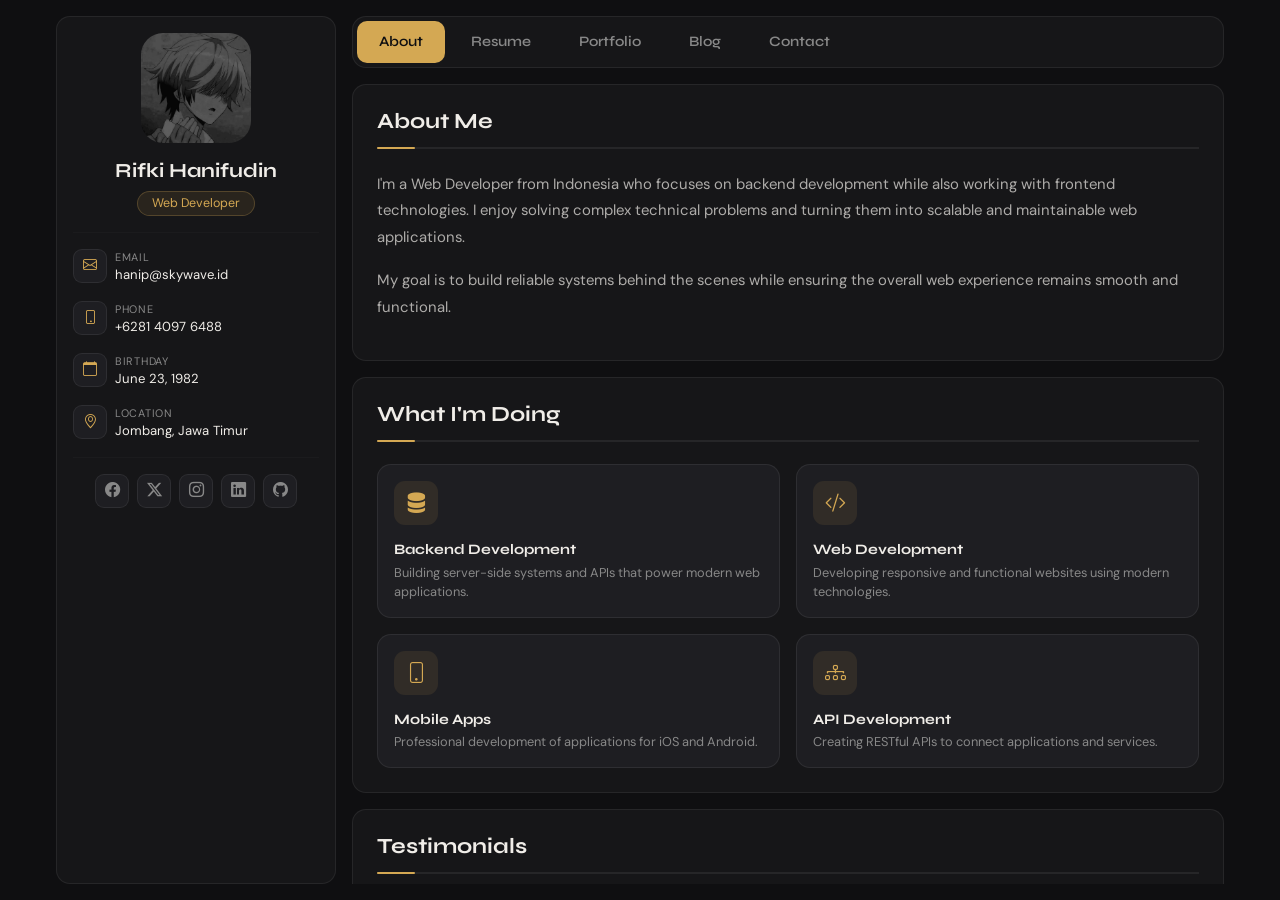
<file: index.html>
<!DOCTYPE html>
<html lang="en">

<head>
  <meta charset="UTF-8">
  <meta name="viewport" content="width=device-width, initial-scale=1.0">
  <title>Rifki Hanifudin — Portfolio</title>
  <link rel="icon" href="assets/img/profile.jpeg" type="image/png">
  <link href="https://cdn.jsdelivr.net/npm/bootstrap@5.3.2/dist/css/bootstrap.min.css" rel="stylesheet">
  <link href="https://cdn.jsdelivr.net/npm/bootstrap-icons@1.11.3/font/bootstrap-icons.min.css" rel="stylesheet">
  <link
    href="https://fonts.googleapis.com/css2?family=Syne:wght@400;600;700;800&family=DM+Sans:wght@300;400;500&display=swap"
    rel="stylesheet">
  <link rel="stylesheet" href="assets/css/style.css">
</head>

<body>

  <!-- ═══════════════════════════════════════════════════
     DESKTOP: d-lg-flex, vh-100, overflow-hidden
     MOBILE:  flex stacks vertically, page scrolls normally
════════════════════════════════════════════════════ -->
  <div id="layout">

    <!-- ══ SIDEBAR ══ -->
    <aside id="sidebar" class="v-card p-3">

      <!-- Avatar + Name -->
      <div class="d-flex flex-column align-items-center text-center mb-3">
        <img src="assets/img/profile.jpeg" alt=""
          class="avatar-box d-flex align-items-center justify-content-center mb-3">
        <h2 class="fs-5 fw-bold mb-2">Rifki Hanifudin</h2>
        <span class="role-badge">Web Developer</span>
      </div>

      <!-- Toggle button — only visible on mobile -->
      <button id="toggleContacts" class="d-lg-none btn w-100 text-start mb-2 py-2 px-3 v-card2"
        style="color:#f0ede8; font-family:'Syne',sans-serif; font-size:.88rem; font-weight:600; border:1px solid var(--border); border-radius:10px;">
        <i class="bi bi-chevron-down me-2"></i>Show Contacts
      </button>

      <!-- Contacts — always visible on lg+, toggle on mobile -->
      <div id="sidebarContacts">
        <hr class="divider my-3">

        <div class="d-flex align-items-start gap-2 mb-3">
          <div class="ci d-flex align-items-center justify-content-center flex-shrink-0"><i class="bi bi-envelope"></i>
          </div>
          <div>
            <div class="ci-label">Email</div>
            <div class="ci-value">
              <a href="#">
                <span class="__cf_email__">hanip@skywave.id</span>
              </a>
            </div>
          </div>
        </div>
        <div class="d-flex align-items-start gap-2 mb-3">
          <div class="ci d-flex align-items-center justify-content-center flex-shrink-0"><i class="bi bi-phone"></i>
          </div>
          <div>
            <div class="ci-label">Phone</div>
            <div class="ci-value"><a href="tel:+12133522795">+6281 4097 6488</a></div>
          </div>
        </div>
        <div class="d-flex align-items-start gap-2 mb-3">
          <div class="ci d-flex align-items-center justify-content-center flex-shrink-0"><i class="bi bi-calendar"></i>
          </div>
          <div>
            <div class="ci-label">Birthday</div>
            <div class="ci-value">June 23, 1982</div>
          </div>
        </div>
        <div class="d-flex align-items-start gap-2 mb-3">
          <div class="ci d-flex align-items-center justify-content-center flex-shrink-0"><i class="bi bi-geo-alt"></i>
          </div>
          <div>
            <div class="ci-label">Location</div>
            <div class="ci-value">Jombang, Jawa Timur</div>
          </div>
        </div>

        <hr class="divider my-3">
        <div class="d-flex justify-content-center gap-2">
          <a href="#" class="soc-btn d-flex align-items-center justify-content-center"><i
              class="bi bi-facebook"></i></a>
          <a href="#" class="soc-btn d-flex align-items-center justify-content-center"><i
              class="bi bi-twitter-x"></i></a>
          <a href="#" class="soc-btn d-flex align-items-center justify-content-center"><i
              class="bi bi-instagram"></i></a>
          <a href="#" class="soc-btn d-flex align-items-center justify-content-center"><i
              class="bi bi-linkedin"></i></a>
          <a href="#" class="soc-btn d-flex align-items-center justify-content-center"><i class="bi bi-github"></i></a>
        </div>
      </div>
    </aside>

    <!-- ══ MAIN CONTENT ══ -->
    <div id="main-col">

      <!-- Nav Tabs -->
      <nav class="v-card v-nav p-1 mb-3">
        <button class="btn active" data-tab="about">About</button>
        <button class="btn" data-tab="resume">Resume</button>
        <button class="btn" data-tab="portfolio">Portfolio</button>
        <button class="btn" data-tab="blog">Blog</button>
        <button class="btn" data-tab="contact">Contact</button>
      </nav><!-- /about -->

      <!-- Panel scroll area: on lg+ overflow-auto (scrolls independently), on mobile height auto -->
      <div id="panel-area" class="overflow-lg-auto flex-grow-1">

        <!-- ══ ABOUT ══ -->
        <div class="panel active" id="about">

          <div class="v-card p-4 mb-3">
            <h2 class="sec-title">About Me</h2>
            <p class="mb-3" style="color:rgba(240,237,232,.7); line-height:1.8; font-size:.93rem;">
              I'm a Web Developer from Indonesia who focuses on backend development while also working with frontend
              technologies. I enjoy solving complex technical problems and turning them into scalable and maintainable
              web applications.
            </p>
            <p style="color:rgba(240,237,232,.7); line-height:1.8; font-size:.93rem;">
              My goal is to build reliable systems behind the scenes while ensuring the overall web experience remains
              smooth and functional.
            </p>
          </div>

          <div class="v-card p-4 mb-3">
            <h3 class="sec-title">What I'm Doing</h3>
            <div class="row g-3">
              <div class="col-sm-6">
                <div class="v-card2 p-3 h-100">
                  <div class="svc-icon d-flex align-items-center justify-content-center mb-3">
                    <i class="bi bi-server"></i>
                  </div>
                  <h5 class="fw-bold mb-1" style="font-size:.9rem;">Backend Development</h5>
                  <p class="mb-0" style="font-size:.8rem; color:var(--muted);">
                    Building server-side systems and APIs that power modern web applications.
                  </p>
                </div>
              </div>
              <div class="col-sm-6">
                <div class="v-card2 p-3 h-100">
                  <div class="svc-icon d-flex align-items-center justify-content-center mb-3">
                    <i class="bi bi-code-slash"></i>
                  </div>
                  <h5 class="fw-bold mb-1" style="font-size:.9rem;">Web Development</h5>
                  <p class="mb-0" style="font-size:.8rem; color:var(--muted);">
                    Developing responsive and functional websites using modern technologies.
                  </p>
                </div>
              </div>
              <div class="col-sm-6">
                <div class="v-card2 p-3 h-100">
                  <div class="svc-icon d-flex align-items-center justify-content-center mb-3">
                    <i class="bi bi-phone"></i>
                  </div>
                  <h5 class="fw-bold mb-1" style="font-size:.9rem;">Mobile Apps</h5>
                  <p class="mb-0" style="font-size:.8rem; color:var(--muted);">
                    Professional development of applications for iOS and Android.
                  </p>
                </div>
              </div>
              <div class="col-sm-6">
                <div class="v-card2 p-3 h-100">
                  <div class="svc-icon d-flex align-items-center justify-content-center mb-3">
                    <i class="bi bi-diagram-3"></i>
                  </div>
                  <h5 class="fw-bold mb-1" style="font-size:.9rem;">API Development</h5>
                  <p class="mb-0" style="font-size:.8rem; color:var(--muted);">
                    Creating RESTful APIs to connect applications and services.
                  </p>
                </div>
              </div>
            </div>
          </div>

          <div class="v-card p-4 mb-3">
            <h3 class="sec-title">Testimonials</h3>
            <div class="row g-3">
              <div class="col-md-4">
                <div class="v-card2 p-3 h-100">
                  <div class="tav d-flex align-items-center justify-content-center mb-2">DL</div>
                  <div class="fw-bold mb-0" style="font-size:.88rem;">Daniel Lewis</div>
                  <div class="mb-2" style="font-size:.72rem; color:var(--accent);">CEO, TechStartup</div>
                  <div class="stars mb-2">★★★★★</div>
                  <p class="mb-0" style="font-size:.8rem; color:rgba(240,237,232,.6); line-height:1.7;">Richard was
                    hired to create a corporate identity. We were very pleased with the work done. He has a lot of
                    experience and is very concerned about client needs.</p>
                </div>
              </div>
              <div class="col-md-4">
                <div class="v-card2 p-3 h-100">
                  <div class="tav d-flex align-items-center justify-content-center mb-2">JM</div>
                  <div class="fw-bold mb-0" style="font-size:.88rem;">Jessica Miller</div>
                  <div class="mb-2" style="font-size:.72rem; color:var(--accent);">Designer, Studio</div>
                  <div class="stars mb-2">★★★★★</div>
                  <p class="mb-0" style="font-size:.8rem; color:rgba(240,237,232,.6); line-height:1.7;">Very
                    professional and detail-oriented. Delivered the project on time with exceptional quality. Would
                    highly recommend to anyone looking for top-tier design work.</p>
                </div>
              </div>
              <div class="col-md-4">
                <div class="v-card2 p-3 h-100">
                  <div class="tav d-flex align-items-center justify-content-center mb-2">EE</div>
                  <div class="fw-bold mb-0" style="font-size:.88rem;">Emily Evans</div>
                  <div class="mb-2" style="font-size:.72rem; color:var(--accent);">CTO, Innovate</div>
                  <div class="stars mb-2">★★★★★</div>
                  <p class="mb-0" style="font-size:.8rem; color:rgba(240,237,232,.6); line-height:1.7;">Outstanding
                    work! Richard's ability to understand our vision and translate it into a beautiful product was
                    remarkable. Our users love the new design.</p>
                </div>
              </div>
            </div>
          </div>

          <div class="v-card p-4 mb-3">
            <h3 class="sec-title">Clients</h3>
            <div class="d-flex flex-wrap gap-2">
              <span class="v-card2 px-3 py-2"
                style="border-radius:9px; font-size:.83rem; font-weight:600; font-family:'Syne',sans-serif; color:var(--muted);">Amazon</span>
              <span class="v-card2 px-3 py-2"
                style="border-radius:9px; font-size:.83rem; font-weight:600; font-family:'Syne',sans-serif; color:var(--muted);">Google</span>
              <span class="v-card2 px-3 py-2"
                style="border-radius:9px; font-size:.83rem; font-weight:600; font-family:'Syne',sans-serif; color:var(--muted);">Dropbox</span>
              <span class="v-card2 px-3 py-2"
                style="border-radius:9px; font-size:.83rem; font-weight:600; font-family:'Syne',sans-serif; color:var(--muted);">Microsoft</span>
              <span class="v-card2 px-3 py-2"
                style="border-radius:9px; font-size:.83rem; font-weight:600; font-family:'Syne',sans-serif; color:var(--muted);">Adobe</span>
              <span class="v-card2 px-3 py-2"
                style="border-radius:9px; font-size:.83rem; font-weight:600; font-family:'Syne',sans-serif; color:var(--muted);">Salesforce</span>
            </div>
          </div>
        </div>

        <!-- ══ RESUME ══ -->
        <div class="panel" id="resume">

          <div class="v-card p-4 mb-3">
            <h2 class="sec-title">Education</h2>
            <span class="badge-sm d-inline-block mb-3">ACADEMIC</span>
            <div class="tl">
              <div class="tl-item">
                <div class="tl-dot"></div>
                <div class="tl-period">2024 — Present</div>
                <div class="fw-bold mb-1">Bachelor of Computer Science</div>
                <div class="tl-org mb-1">University of Hasyim Asy'ari, Jombang</div>
                <div class="tl-desc">
                  Learning software engineering, backend development, and modern web technologies while building
                  personal projects.
                </div>
              </div>
            </div>
          </div>

          <div class="v-card p-4 mb-3">
            <h2 class="sec-title">Experience</h2>
            <span class="badge-sm d-inline-block mb-3">PROFESSIONAL</span>
            <div class="tl">
              <div class="tl-item">
                <div class="tl-dot"></div>
                <div class="tl-period">2025 — Present</div>
                <div class="fw-bold mb-1">Full-Stack Developer</div>
                <div class="tl-org mb-1">Freelance, Personal Projects</div>
                <div class="tl-desc">
                  Built responsive websites and small web apps using Node.js, Express, and React. Focused on backend
                  logic, database design, and API development.
                </div>
              </div>
              <div class="tl-item">
                <div class="tl-dot"></div>
                <div class="tl-period">2024 — 2025</div>
                <div class="fw-bold mb-1">Contributor, Developer</div>
                <div class="tl-org mb-1">Open Source, College Projects</div>
                <div class="tl-desc">
                  Developed features for open-source projects hosted on GitHub. Learned best practices for code
                  versioning, testing, and deployment.
                </div>
              </div>
            </div>
          </div>

          <div class="v-card p-4 mb-3">
            <h2 class="sec-title">Skills</h2>
            <div class="row g-4">
              <div class="col-md-6">
                <div class="mb-3">
                  <div class="d-flex justify-content-between mb-1" style="font-size:.83rem; font-weight:600;">
                    <span>Express.js</span><span>95%</span>
                  </div>
                  <div class="skill-bar">
                    <div class="skill-fill" style="width:95%"></div>
                  </div>
                </div>
                <div class="mb-3">
                  <div class="d-flex justify-content-between mb-1" style="font-size:.83rem; font-weight:600;">
                    <span>React / Next.js</span><span>88%</span>
                  </div>
                  <div class="skill-bar">
                    <div class="skill-fill" style="width:88%"></div>
                  </div>
                </div>
                <div>
                  <div class="d-flex justify-content-between mb-1" style="font-size:.83rem; font-weight:600;">
                    <span>Node.js</span><span>80%</span>
                  </div>
                  <div class="skill-bar">
                    <div class="skill-fill" style="width:80%"></div>
                  </div>
                </div>
              </div>
              <div class="col-md-6">
                <div class="mb-3">
                  <div class="d-flex justify-content-between mb-1" style="font-size:.83rem; font-weight:600;">
                    <span>MongoDB</span><span>92%</span>
                  </div>
                  <div class="skill-bar">
                    <div class="skill-fill" style="width:92%"></div>
                  </div>
                </div>
                <div class="mb-3">
                  <div class="d-flex justify-content-between mb-1" style="font-size:.83rem; font-weight:600;"><span>CSS
                      / Tailwind</span><span>85%</span></div>
                  <div class="skill-bar">
                    <div class="skill-fill" style="width:85%"></div>
                  </div>
                </div>
                <div>
                  <div class="d-flex justify-content-between mb-1" style="font-size:.83rem; font-weight:600;">
                    <span>Flutter</span><span>72%</span>
                  </div>
                  <div class="skill-bar">
                    <div class="skill-fill" style="width:72%"></div>
                  </div>
                </div>
              </div>
            </div>
          </div>
        </div>

        <!-- ══ PORTFOLIO ══ -->
        <div class="panel" id="portfolio">
          <div class="v-card p-4 mb-3">
            <h2 class="sec-title">Portfolio</h2>
            <div class="d-flex flex-wrap gap-2 mb-4">
              <button class="filter-btn active" data-filter="all">All</button>
              <button class="filter-btn" data-filter="api">REST API</button>
              <button class="filter-btn" data-filter="app">Applications</button>
              <button class="filter-btn" data-filter="other">Other</button>
            </div>
            <div class="row g-3" id="portfolioGrid">
              <div class="col-6 col-md-4 port-item" data-cat="app">
                <a href="#" class="v-card2 overflow-hidden d-block text-decoration-none"
                  style="border-radius:13px; transition:transform .2s;"
                  onmouseover="this.style.transform='translateY(-5px)'" onmouseout="this.style.transform=''">
                  <div class="port-thumb d-flex align-items-center justify-content-center"
                    style="background:linear-gradient(135deg,#1a1a2e,#16213e)">
                    <img src="assets/img/Unhasy Library Apps.png" alt="Unhasy Library Apps" style="width:100%; height:100%; object-fit:cover; object-position:center center; display:block;">
                  </div>
                  <div class="p-2">
                    <div class="fw-bold" style="font-size:.87rem;">Unhasy Library Apps</div>
                    <div class="port-cat">Applications</div>
                  </div>
                </a>
              </div>
              <div class="col-6 col-md-4 port-item" data-cat="other">
                <a href="#" class="v-card2 overflow-hidden d-block text-decoration-none"
                  style="border-radius:13px; transition:transform .2s;"
                  onmouseover="this.style.transform='translateY(-5px)'" onmouseout="this.style.transform=''">
                  <div class="port-thumb d-flex align-items-center justify-content-center"
                    style="background:linear-gradient(135deg,#0f2027,#203a43)">
                    <img src="assets/img/cnn.png" alt="AI Waste Classification" style="width:100%; height:100%; object-fit:cover; object-position:center center; display:block;">
                  </div>
                  <div class="p-2">
                    <div class="fw-bold" style="font-size:.87rem;">AI Waste Classification Model</div>
                    <div class="port-cat">Other</div>
                  </div>
                </a>
              </div>
              <div class="col-6 col-md-4 port-item" data-cat="app">
                <a href="#" class="v-card2 overflow-hidden d-block text-decoration-none"
                  style="border-radius:13px; transition:transform .2s;"
                  onmouseover="this.style.transform='translateY(-5px)'" onmouseout="this.style.transform=''">
                  <div class="port-thumb d-flex align-items-center justify-content-center"
                    style="background:linear-gradient(135deg,#2c1654,#3d0c5e)">
                    <img src="assets/img/edge-detection-app.png" alt="Edge Detection App" style="width:100%; height:100%; object-fit:cover; object-position:center center; display:block;">
                  </div>
                  <div class="p-2">
                    <div class="fw-bold" style="font-size:.87rem;">Edge Detection App</div>
                    <div class="port-cat">Application</div>
                  </div>
                </a>
              </div>
              <div class="col-6 col-md-4 port-item" data-cat="api">
                <a href="#" class="v-card2 overflow-hidden d-block text-decoration-none"
                  style="border-radius:13px; transition:transform .2s;"
                  onmouseover="this.style.transform='translateY(-5px)'" onmouseout="this.style.transform=''">
                  <div class="port-thumb d-flex align-items-center justify-content-center"
                    style="background:linear-gradient(135deg,#1b2838,#0a0f1a)">
                    <img src="assets/img/Komik-id-api.png" alt="Komik ID REST API" style="width:100%; height:100%; object-fit:cover; object-position:center center; display:block;">
                  </div>
                  <div class="p-2">
                    <div class="fw-bold" style="font-size:.87rem;">Komik ID REST API</div>
                    <div class="port-cat">REST API</div>
                  </div>
                </a>
              </div>
              <div class="col-6 col-md-4 port-item" data-cat="api">
                <a href="#" class="v-card2 overflow-hidden d-block text-decoration-none"
                  style="border-radius:13px; transition:transform .2s;"
                  onmouseover="this.style.transform='translateY(-5px)'" onmouseout="this.style.transform=''">
                  <div class="port-thumb d-flex align-items-center justify-content-center"
                    style="background:linear-gradient(135deg,#1c1c2e,#2d2d44)">
                    <img src="assets/img/Web Productivity App.jpg" alt="TaskManager API" style="width:100%; height:100%; object-fit:cover; object-position:center center; display:block;">
                  </div>
                  <div class="p-2">
                    <div class="fw-bold" style="font-size:.87rem;">TaskManager API</div>
                    <div class="port-cat">REST API</div>
                  </div>
                </a>
              </div>
              <div class="col-6 col-md-4 port-item" data-cat="app">
                <a href="#" class="v-card2 overflow-hidden d-block text-decoration-none"
                  style="border-radius:13px; transition:transform .2s;"
                  onmouseover="this.style.transform='translateY(-5px)'" onmouseout="this.style.transform=''">
                  <div class="port-thumb d-flex align-items-center justify-content-center"
                    style="background:linear-gradient(135deg,#0f3460,#533483)">
                    <img src="assets/img/MovieReview Hub.jpg" alt="MovieReview App" style="width:100%; height:100%; object-fit:cover; object-position:center center; display:block;">
                  </div>
                  <div class="p-2">
                    <div class="fw-bold" style="font-size:.87rem;">MovieReview App</div>
                    <div class="port-cat">Application</div>
                  </div>
                </a>
              </div>
            </div>
          </div>
        </div>

        <!-- ══ BLOG ══ -->
        <div class="panel" id="blog">
          <div class="v-card p-4 mb-3">
            <h2 class="sec-title">Blog</h2>
            <div class="row g-3">
              <div class="col-md-6 col-lg-4">
                <a href="#" class="v-card2 overflow-hidden h-100 d-block text-decoration-none"
                  style="border-radius:13px; transition:transform .2s;"
                  onmouseover="this.style.transform='translateY(-5px)'" onmouseout="this.style.transform=''">
                  <div class="blog-thumb d-flex align-items-center justify-content-center"
                    style="background:linear-gradient(135deg,#1a1a2e,#16213e)">💻️</div>
                  <div class="p-3">
                    <div class="blog-tag mb-1">Development</div>
                    <h5 class="fw-bold mb-2" style="font-size:.92rem; line-height:1.4;">
                      How to Build Scalable APIs with Node.js
                    </h5>
                    <p class="mb-0" style="font-size:.8rem; color:var(--muted); line-height:1.6;">
                      Tips and best practices for creating backend APIs that handle real-world traffic.
                    </p>
                    <div class="blog-meta d-flex align-items-center gap-2 mt-2 pt-2">
                      <i class="bi bi-calendar3"></i> Feb 15, 2025
                      <span
                        style="width:3px;height:3px;border-radius:50%;background:var(--muted);display:inline-block;"></span>
                      <i class="bi bi-clock"></i> 5 min
                    </div>
                  </div>
                </a>
              </div>
              <div class="col-md-6 col-lg-4">
                <a href="#" class="v-card2 overflow-hidden h-100 d-block text-decoration-none"
                  style="border-radius:13px; transition:transform .2s;"
                  onmouseover="this.style.transform='translateY(-5px)'" onmouseout="this.style.transform=''">
                  <div class="blog-thumb d-flex align-items-center justify-content-center"
                    style="background:linear-gradient(135deg,#0f2027,#203a43)">🌐</div>
                  <div class="p-3">
                    <div class="blog-tag mb-1">Web Development</div>
                    <h5 class="fw-bold mb-2" style="font-size:.92rem; line-height:1.4;">
                      Making Responsive Websites the Right Way
                    </h5>
                    <p class="mb-0" style="font-size:.8rem; color:var(--muted); line-height:1.6;">
                      A practical guide to ensure your sites look great on all devices.
                    </p>
                    <div class="blog-meta d-flex align-items-center gap-2 mt-2 pt-2">
                      <i class="bi bi-calendar3"></i> Jan 28, 2025
                      <span
                        style="width:3px;height:3px;border-radius:50%;background:var(--muted);display:inline-block;"></span>
                      <i class="bi bi-clock"></i> 8 min
                    </div>
                  </div>
                </a>
              </div>
              <div class="col-md-6 col-lg-4">
                <a href="#" class="v-card2 overflow-hidden h-100 d-block text-decoration-none"
                  style="border-radius:13px; transition:transform .2s;"
                  onmouseover="this.style.transform='translateY(-5px)'" onmouseout="this.style.transform=''">
                  <div class="blog-thumb d-flex align-items-center justify-content-center"
                    style="background:linear-gradient(135deg,#2c1654,#3d0c5e)">🗄️</div>
                  <div class="p-3">
                    <div class="blog-tag mb-1">Database</div>
                    <h5 class="fw-bold mb-2" style="font-size:.92rem; line-height:1.4;">
                      Optimizing PostgreSQL Queries for Performance
                    </h5>
                    <p class="mb-0" style="font-size:.8rem; color:var(--muted); line-height:1.6;">
                      Learn techniques to make your database queries faster and more efficient.
                    </p>
                    <div class="blog-meta d-flex align-items-center gap-2 mt-2 pt-2">
                      <i class="bi bi-calendar3"></i> Jan 10, 2025
                      <span
                        style="width:3px;height:3px;border-radius:50%;background:var(--muted);display:inline-block;"></span>
                      <i class="bi bi-clock"></i> 6 min
                    </div>
                  </div>
                </a>
              </div>
              <div class="col-md-6 col-lg-4">
                <a href="#" class="v-card2 overflow-hidden h-100 d-block text-decoration-none"
                  style="border-radius:13px; transition:transform .2s;"
                  onmouseover="this.style.transform='translateY(-5px)'" onmouseout="this.style.transform=''">
                  <div class="blog-thumb d-flex align-items-center justify-content-center"
                    style="background:linear-gradient(135deg,#1b2838,#0a3d0f)">🔌</div>
                  <div class="p-3">
                    <div class="blog-tag mb-1">API & Integration</div>
                    <h5 class="fw-bold mb-2" style="font-size:.92rem; line-height:1.4;">
                      REST vs GraphQL: Choosing the Right API Approach
                    </h5>
                    <p class="mb-0" style="font-size:.8rem; color:var(--muted); line-height:1.6;">
                      Comparison and tips for designing APIs for modern web apps.
                    </p>
                    <div class="blog-meta d-flex align-items-center gap-2 mt-2 pt-2">
                      <i class="bi bi-calendar3"></i> Dec 20, 2024
                      <span
                        style="width:3px;height:3px;border-radius:50%;background:var(--muted);display:inline-block;"></span>
                      <i class="bi bi-clock"></i> 10 min
                    </div>
                  </div>
                </a>
              </div>
              <div class="col-md-6 col-lg-4">
                <a href="#" class="v-card2 overflow-hidden h-100 d-block text-decoration-none"
                  style="border-radius:13px; transition:transform .2s;"
                  onmouseover="this.style.transform='translateY(-5px)'" onmouseout="this.style.transform=''">
                  <div class="blog-thumb d-flex align-items-center justify-content-center"
                    style="background:linear-gradient(135deg,#1c1c2e,#3a0a0a)">🚀</div>
                  <div class="p-3">
                    <div class="blog-tag mb-1">Career & Learning</div>
                    <h5 class="fw-bold mb-2" style="font-size:.92rem; line-height:1.4;">
                      My Journey as a Backend-Focused Web Developer
                    </h5>
                    <p class="mb-0" style="font-size:.8rem; color:var(--muted); line-height:1.6;">
                      Reflections on learning backend development while still in university.
                    </p>
                    <div class="blog-meta d-flex align-items-center gap-2 mt-2 pt-2">
                      <i class="bi bi-calendar3"></i> Dec 05, 2024
                      <span
                        style="width:3px;height:3px;border-radius:50%;background:var(--muted);display:inline-block;"></span>
                      <i class="bi bi-clock"></i> 7 min
                    </div>
                  </div>
                </a>
              </div>
              <div class="col-md-6 col-lg-4">
                <a href="#" class="v-card2 overflow-hidden h-100 d-block text-decoration-none"
                  style="border-radius:13px; transition:transform .2s;"
                  onmouseover="this.style.transform='translateY(-5px)'" onmouseout="this.style.transform=''">
                  <div class="blog-thumb d-flex align-items-center justify-content-center"
                    style="background:linear-gradient(135deg,#0f1923,#1e3a5f)">🤖</div>
                  <div class="p-3">
                    <div class="blog-tag mb-1">Technology</div>
                    <h5 class="fw-bold mb-2" style="font-size:.92rem; line-height:1.4;">
                      AI-Assisted Design: Friend or Foe for Creative Professionals?
                    </h5>
                    <p class="mb-0" style="font-size:.8rem; color:var(--muted); line-height:1.6;">
                      Exploring how artificial intelligence is reshaping the design industry for creatives.
                    </p>
                    <div class="blog-meta d-flex align-items-center gap-2 mt-2 pt-2">
                      <i class="bi bi-calendar3"></i> Nov 18, 2024
                      <span
                        style="width:3px;height:3px;border-radius:50%;background:var(--muted);display:inline-block;"></span>
                      <i class="bi bi-clock"></i> 9 min
                    </div>
                  </div>
                </a>
              </div>
            </div>
          </div>
        </div>

        <!-- ══ CONTACT ══ -->
        <div class="panel" id="contact">
          <div class="v-card p-4 mb-3">
            <h2 class="sec-title">Contact</h2>
            <iframe
              src="https://www.google.com/maps/embed?pb=!1m18!1m12!1m3!1d126556.78143017986!2d112.27304652968873!3d-7.5859260777639985!2m3!1f0!2f0!3f0!3m2!1i1024!2i768!4f13.1!3m3!1m2!1s0x2e786c718c9f3951%3A0x4027a76e3530ff0!2sKec.%20Mojoagung%2C%20Kabupaten%20Jombang%2C%20Jawa%20Timur!5e0!3m2!1sid!2sid!4v1772552732085!5m2!1sid!2sid"
              height="450" style="border:0;" allowfullscreen="" loading="lazy"
              referrerpolicy="no-referrer-when-downgrade"
              class="map-ph d-flex align-items-center justify-content-center gap-2 mb-4 w-100"></iframe>
            <h5 class="fw-bold mb-3" style="font-size:.97rem;">Send a Message</h5>
            <div class="row g-3">
              <div class="col-sm-6">
                <label class="v-label d-block mb-1">Full Name</label>
                <input class="v-input" type="text" placeholder="Your name">
              </div>
              <div class="col-sm-6">
                <label class="v-label d-block mb-1">Email Address</label>
                <input class="v-input" type="email" placeholder="your@email.com">
              </div>
              <div class="col-12">
                <label class="v-label d-block mb-1">Subject</label>
                <input class="v-input" type="text" placeholder="Project inquiry">
              </div>
              <div class="col-12">
                <label class="v-label d-block mb-1">Message</label>
                <textarea class="v-input" rows="3" placeholder="Write your message here..."></textarea>
              </div>
              <div class="col-12 text-end">
                <button class="btn px-4 py-2 fw-bold"
                  style="background:var(--accent); color:#0f0f11; border-radius:10px; font-family:'Syne',sans-serif; font-size:.88rem; transition:all .2s;"
                  onmouseover="this.style.background='var(--accent2)'"
                  onmouseout="this.style.background='var(--accent)'">
                  Send Message <i class="bi bi-send ms-1"></i>
                </button>
              </div>
            </div>
          </div>
        </div>
      </div>
    </div>
  </div>

  <script src="https://cdn.jsdelivr.net/npm/bootstrap@5.3.2/dist/js/bootstrap.bundle.min.js"></script>
  <script src="assets/js/script.js"></script>
</body>

</html>
</file>
<file: assets/css/style.css>
:root {
    --bg: #0f0f11;
    --card: #161618;
    --card2: #1e1e22;
    --accent: #d4a853;
    --accent2: #e8c47a;
    --muted: #888;
    --border: rgba(255, 255, 255, 0.07);
    --radius: 14px;
}

body {
    background: var(--bg);
    color: #f0ede8;
    font-family: 'DM Sans', sans-serif;
}

h1,
h2,
h3,
h4,
h5,
h6 {
    font-family: 'Syne', sans-serif;
}

/* ── LAYOUT ── */
#layout {
    display: flex;
    height: 100vh;
    overflow: hidden;
    gap: 16px;
    padding: 16px;
    max-width: 1200px;
    margin: 0 auto;
}

#sidebar {
    width: 280px;
    flex-shrink: 0;
    height: 100%;
    overflow-y: auto;
    overflow-x: hidden;
}

#main-col {
    flex: 1;
    min-width: 0;
    display: flex;
    flex-direction: column;
    overflow: hidden;
}

#panel-area {
    flex: 1;
    min-height: 0;
    overflow-y: auto;
    overflow-x: hidden;
}

/* ── MOBILE ── */
@media (max-width: 991px) {
    #layout {
        display: block;
        height: auto;
        overflow: visible;
        padding: 12px;
    }

    #sidebar {
        width: 100%;
        height: auto;
        overflow: visible;
        margin-bottom: 14px;
    }

    #main-col {
        overflow: visible;
    }

    #panel-area {
        overflow: visible;
        flex: none;
        min-height: auto;
    }
}

/* ── Cards ── */
.v-card {
    background: var(--card);
    border: 1px solid var(--border);
    border-radius: var(--radius);
}

.v-card2 {
    background: var(--card2);
    border: 1px solid var(--border);
    border-radius: var(--radius);
}

a.v-card2,
a.v-card2:hover {
    color: #f0ede8;
}

/* ── Avatar ── */
.avatar-box {
    width: 110px;
    height: 110px;
    border-radius: 22px;
    background: linear-gradient(135deg, var(--accent), #b36b1e);
    font-size: 2.8rem;
    font-weight: 800;
    color: #fff;
    font-family: 'Syne', sans-serif;
}

/* ── Role badge ── */
.role-badge {
    font-size: .78rem;
    color: var(--accent);
    background: rgba(212, 168, 83, .1);
    border: 1px solid rgba(212, 168, 83, .25);
    border-radius: 50px;
    padding: 2px 14px;
}

/* ── Contact icon ── */
.ci {
    width: 34px;
    height: 34px;
    flex-shrink: 0;
    background: var(--card2);
    border: 1px solid var(--border);
    border-radius: 9px;
    color: var(--accent);
    font-size: .9rem;
}

.ci-label {
    font-size: .68rem;
    color: var(--muted);
    text-transform: uppercase;
    letter-spacing: .7px;
}

.ci-value {
    font-size: .82rem;
    word-break: break-all;
}

.ci-value a {
    color: #f0ede8;
    text-decoration: none;
}

.ci-value a:hover {
    color: var(--accent);
}

/* ── Social ── */
.soc-btn {
    width: 34px;
    height: 34px;
    background: var(--card2);
    border: 1px solid var(--border);
    border-radius: 9px;
    color: var(--muted);
    font-size: .95rem;
    transition: all .2s;
}

.soc-btn:hover {
    color: var(--accent);
    border-color: rgba(212, 168, 83, .3);
}

/* ── Nav tabs ── */
/* ── Nav ── */
.v-nav {
    overflow-x: auto;
    overflow-y: hidden;
    white-space: nowrap;
    flex-shrink: 0;
    scrollbar-width: none;
    -webkit-overflow-scrolling: touch;
    text-align: left;
}

.v-nav::-webkit-scrollbar {
    display: none;
}

.v-nav .btn {
    background: none;
    border: none;
    color: var(--muted);
    font-family: 'Syne', sans-serif;
    font-size: .9rem;
    font-weight: 600;
    border-radius: 10px;
    white-space: nowrap;
    padding: 10px 22px;
    display: inline-block;
    transition: all .2s;
}

.v-nav .btn:hover {
    color: #f0ede8;
    background: var(--card2);
}

.v-nav .btn.active {
    background: var(--accent);
    color: #0f0f11;
}

@media (max-width: 991px) {
    .v-nav {
        text-align: center;
    }
}

/* ── Panel ── */
.panel {
    display: none;
}

.panel.active {
    display: block;
    animation: fadeUp .3s ease;
}

@keyframes fadeUp {
    from {
        opacity: 0;
        transform: translateY(14px);
    }

    to {
        opacity: 1;
        transform: translateY(0);
    }
}

/* ── Section heading ── */
.sec-title {
    font-size: 1.35rem;
    font-weight: 700;
    padding-bottom: 12px;
    margin-bottom: 22px;
    border-bottom: 2px solid var(--border);
    position: relative;
}

.sec-title::after {
    content: '';
    position: absolute;
    bottom: -2px;
    left: 0;
    width: 38px;
    height: 2px;
    background: var(--accent);
    border-radius: 2px;
}

/* ── Service card ── */
.svc-icon {
    width: 44px;
    height: 44px;
    background: rgba(212, 168, 83, .1);
    border-radius: 11px;
    color: var(--accent);
    font-size: 1.3rem;
}

/* ── Testimonial avatar ── */
.tav {
    width: 42px;
    height: 42px;
    border-radius: 50%;
    background: linear-gradient(135deg, var(--accent), #8b5e2a);
    font-weight: 700;
    color: #fff;
    font-family: 'Syne', sans-serif;
    font-size: .95rem;
}

.stars {
    color: var(--accent);
    font-size: .75rem;
}

/* ── Timeline ── */
.tl {
    border-left: 2px solid var(--border);
    padding-left: 24px;
}

.tl-item {
    position: relative;
    margin-bottom: 28px;
}

.tl-item:last-child {
    margin-bottom: 0;
}

.tl-dot {
    position: absolute;
    left: -32px;
    top: 6px;
    width: 14px;
    height: 14px;
    border-radius: 50%;
    background: var(--accent);
    border: 3px solid var(--bg);
    flex-shrink: 0;
}

.tl-period {
    font-size: .72rem;
    color: var(--accent);
    text-transform: uppercase;
    letter-spacing: .5px;
    margin-bottom: 4px;
}

.tl-org {
    font-size: .8rem;
    color: var(--muted);
}

.tl-desc {
    font-size: .82rem;
    color: rgba(240, 237, 232, .6);
    line-height: 1.7;
}

/* ── Skills ── */
.skill-bar {
    height: 4px;
    background: var(--border);
    border-radius: 4px;
    overflow: hidden;
}

.skill-fill {
    height: 100%;
    background: linear-gradient(90deg, var(--accent), var(--accent2));
    border-radius: 4px;
}

/* ── Portfolio ── */
.port-thumb {
    aspect-ratio: 4/3;
    font-size: 2.2rem;
}

.port-cat {
    font-size: .73rem;
    color: var(--accent);
}

/* ── Blog ── */
.blog-thumb {
    aspect-ratio: 16/9;
    font-size: 2.8rem;
}

.blog-tag {
    font-size: .7rem;
    color: var(--accent);
    text-transform: uppercase;
    letter-spacing: .7px;
}

.blog-meta {
    font-size: .73rem;
    color: var(--muted);
    border-top: 1px solid var(--border);
}

/* ── Contact form ── */
.v-input {
    background: var(--card2);
    border: 1px solid var(--border);
    border-radius: 10px;
    color: #f0ede8;
    font-family: 'DM Sans', sans-serif;
    font-size: .88rem;
    padding: 10px 13px;
    width: 100%;
    transition: border-color .2s;
}

.v-input:focus {
    outline: none;
    border-color: rgba(212, 168, 83, .5);
}

.v-label {
    font-size: .76rem;
    font-weight: 600;
    color: var(--muted);
    text-transform: uppercase;
    letter-spacing: .5px;
}

.map-ph {
    background: var(--card2);
    border: 1px solid var(--border);
    border-radius: var(--radius);
    height: 155px;
    color: var(--muted);
    font-size: .86rem;
}

/* ── Misc ── */
.divider {
    border-color: var(--border);
}

.badge-sm {
    font-size: .68rem;
    color: var(--accent);
    background: rgba(212, 168, 83, .1);
    border: 1px solid rgba(212, 168, 83, .2);
    border-radius: 6px;
    padding: 2px 9px;
    font-weight: 600;
    letter-spacing: .4px;
}

.filter-btn {
    background: var(--card2);
    border: 1px solid var(--border);
    border-radius: 8px;
    color: var(--muted);
    font-family: 'Syne', sans-serif;
    font-size: .8rem;
    font-weight: 600;
    padding: 5px 13px;
    cursor: pointer;
    transition: all .2s;
}

.filter-btn:hover,
.filter-btn.active {
    background: var(--accent);
    color: #0f0f11;
    border-color: var(--accent);
}

/* ── Sidebar contacts smooth animation ── */
#sidebarContacts {
    overflow: hidden;
    max-height: 0;
    opacity: 0;
    transition: max-height 0.4s ease, opacity 0.3s ease;
}

#sidebarContacts.open {
    max-height: 600px;
    opacity: 1;
}

/* On desktop always show without animation */
@media (min-width: 992px) {
    #sidebarContacts {
        max-height: none !important;
        opacity: 1 !important;
        overflow: visible !important;
    }
}

#sidebar {
    scrollbar-width: none;
}

#sidebar::-webkit-scrollbar {
    display: none;
}

/* ── Panel scrollbar thin ── */
#panel-area {
    scrollbar-width: thin;
    scrollbar-color: rgba(212, 168, 83, .25) transparent;
}

#panel-area::-webkit-scrollbar {
    width: 4px;
}

#panel-area::-webkit-scrollbar-thumb {
    background: rgba(212, 168, 83, .25);
    border-radius: 4px;
}
</file>
